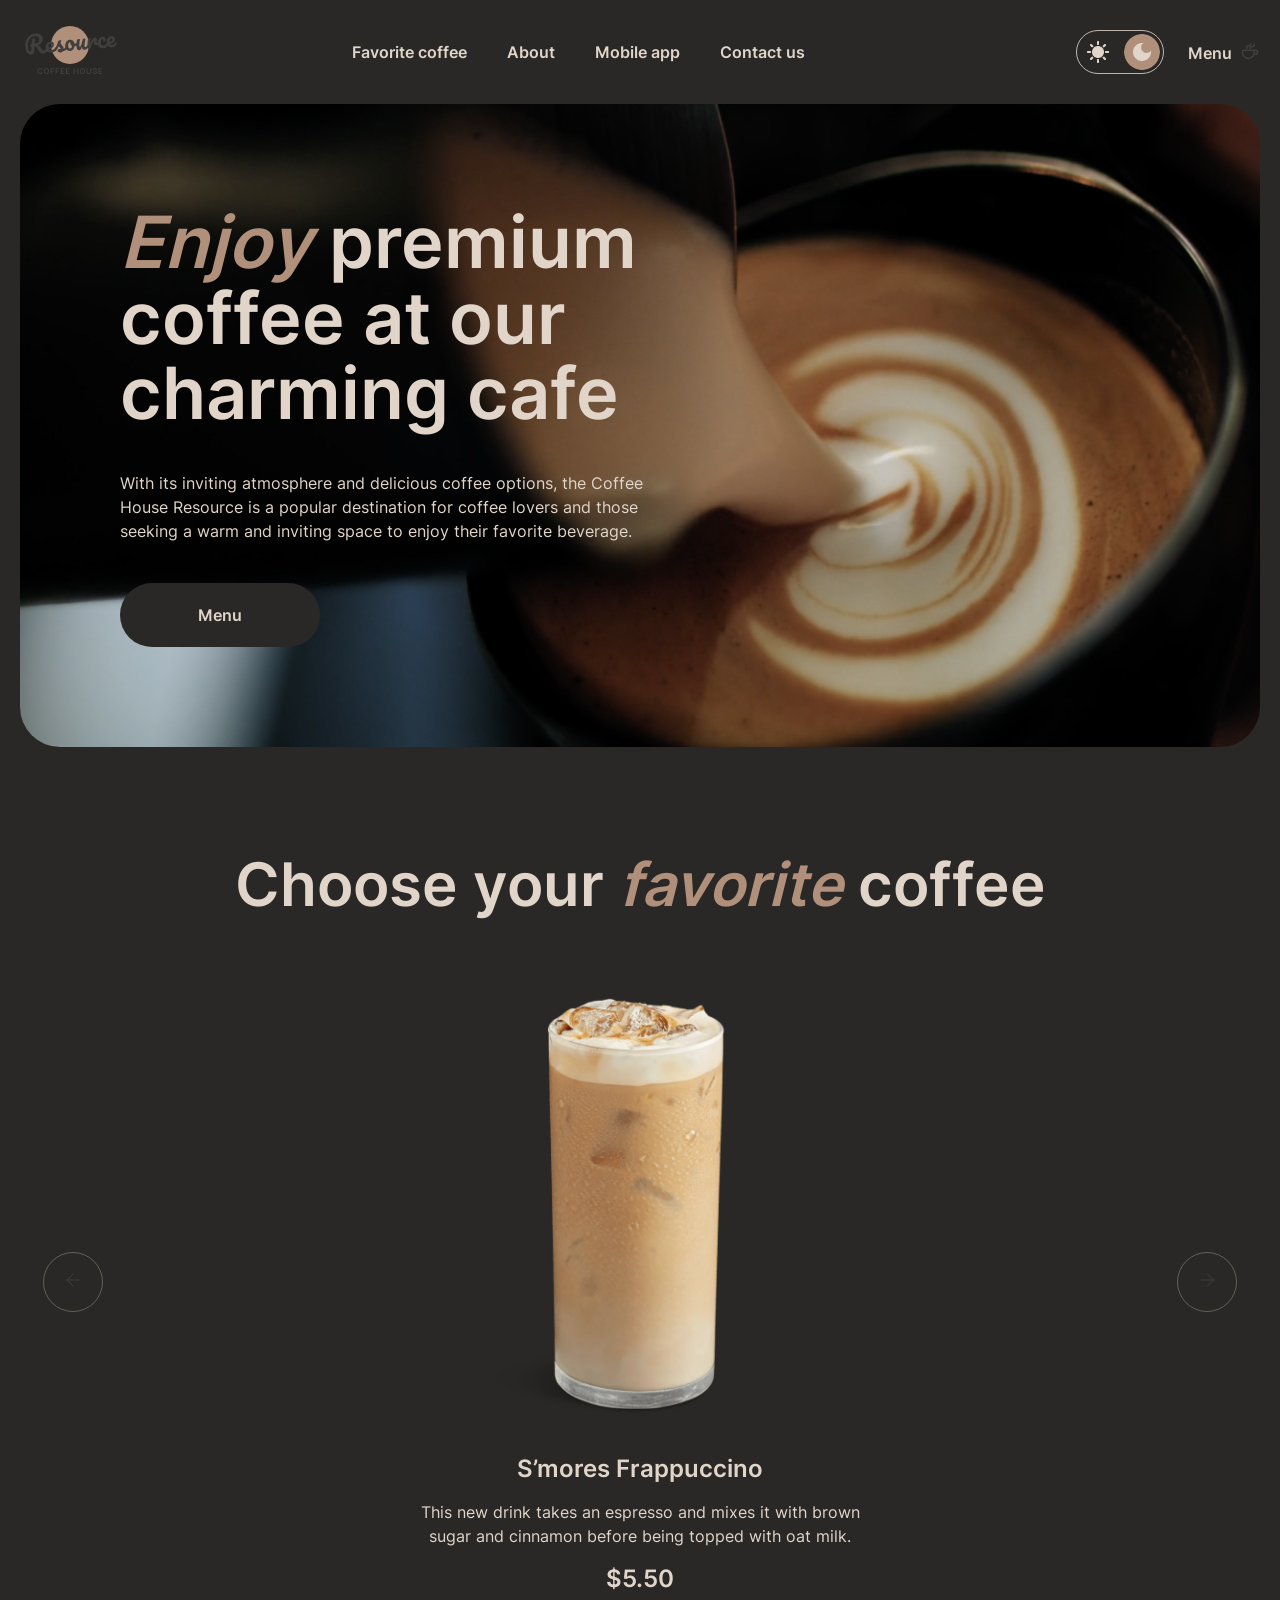
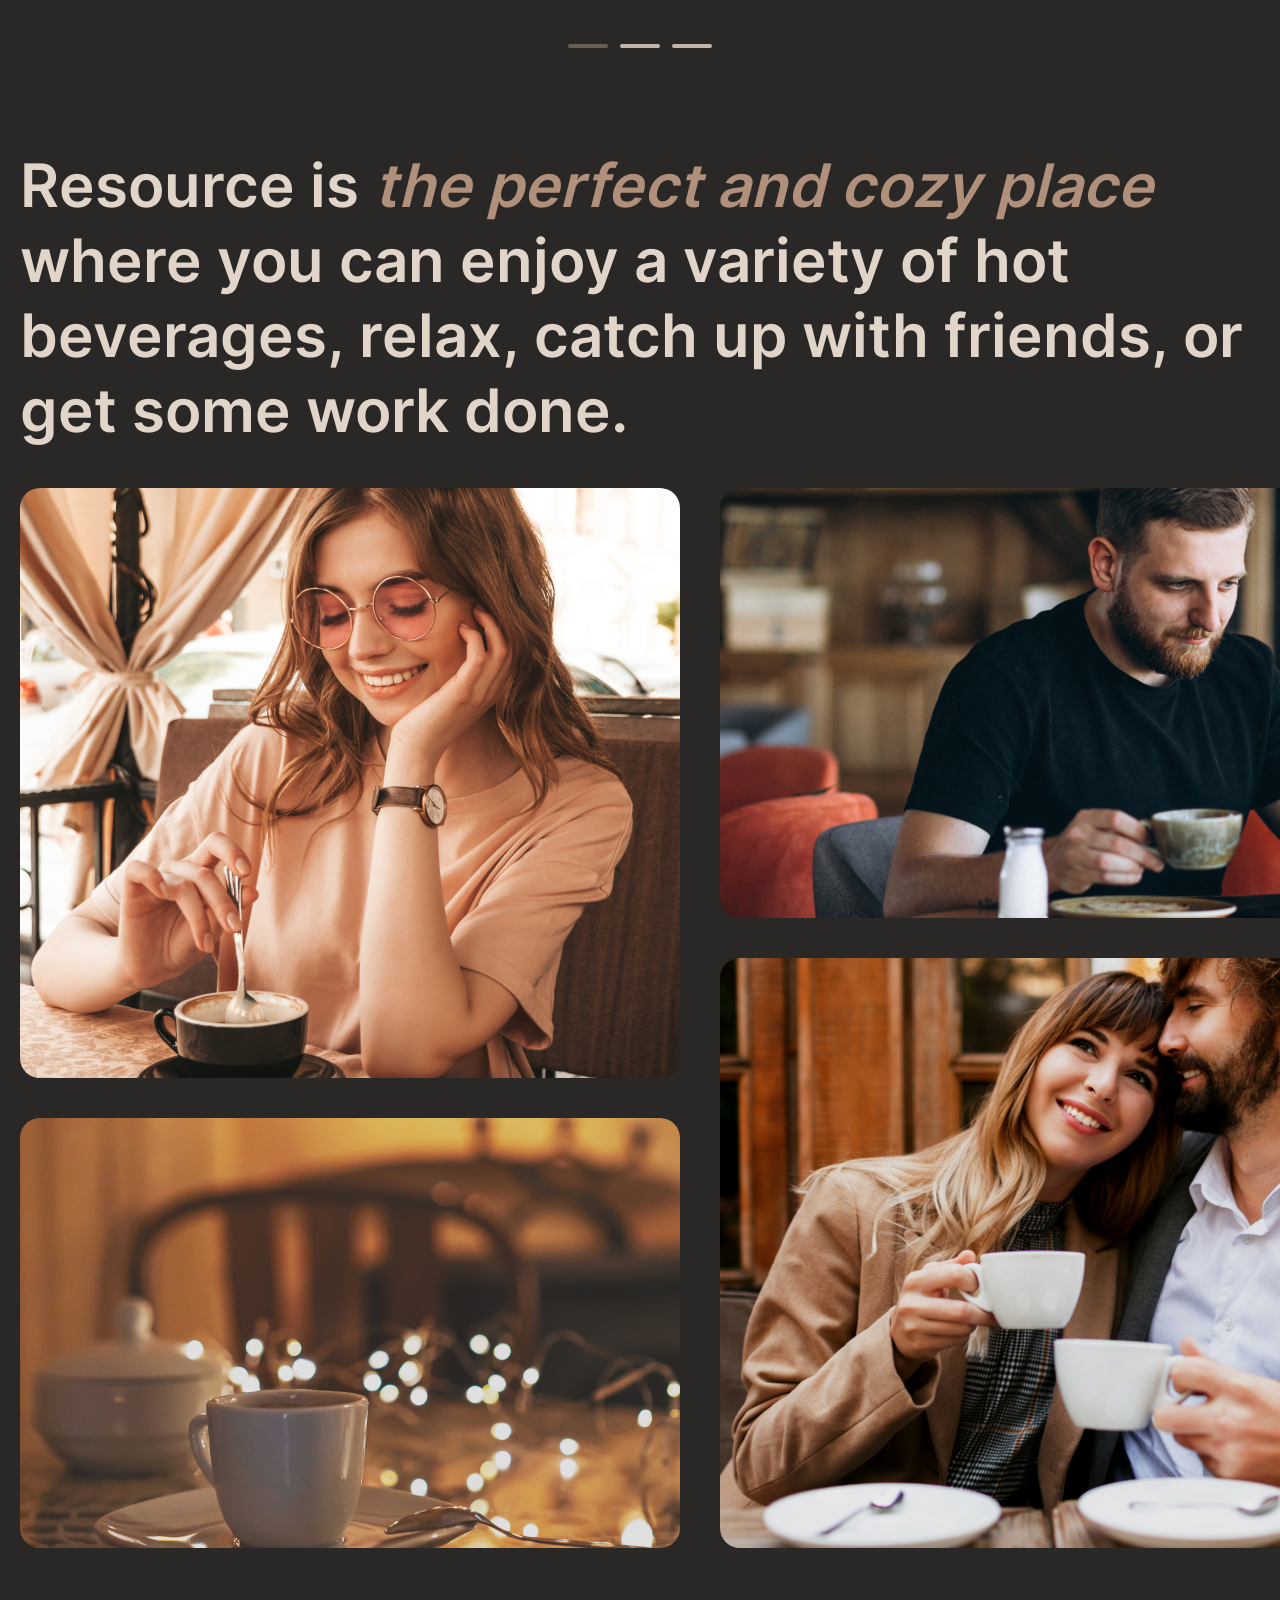
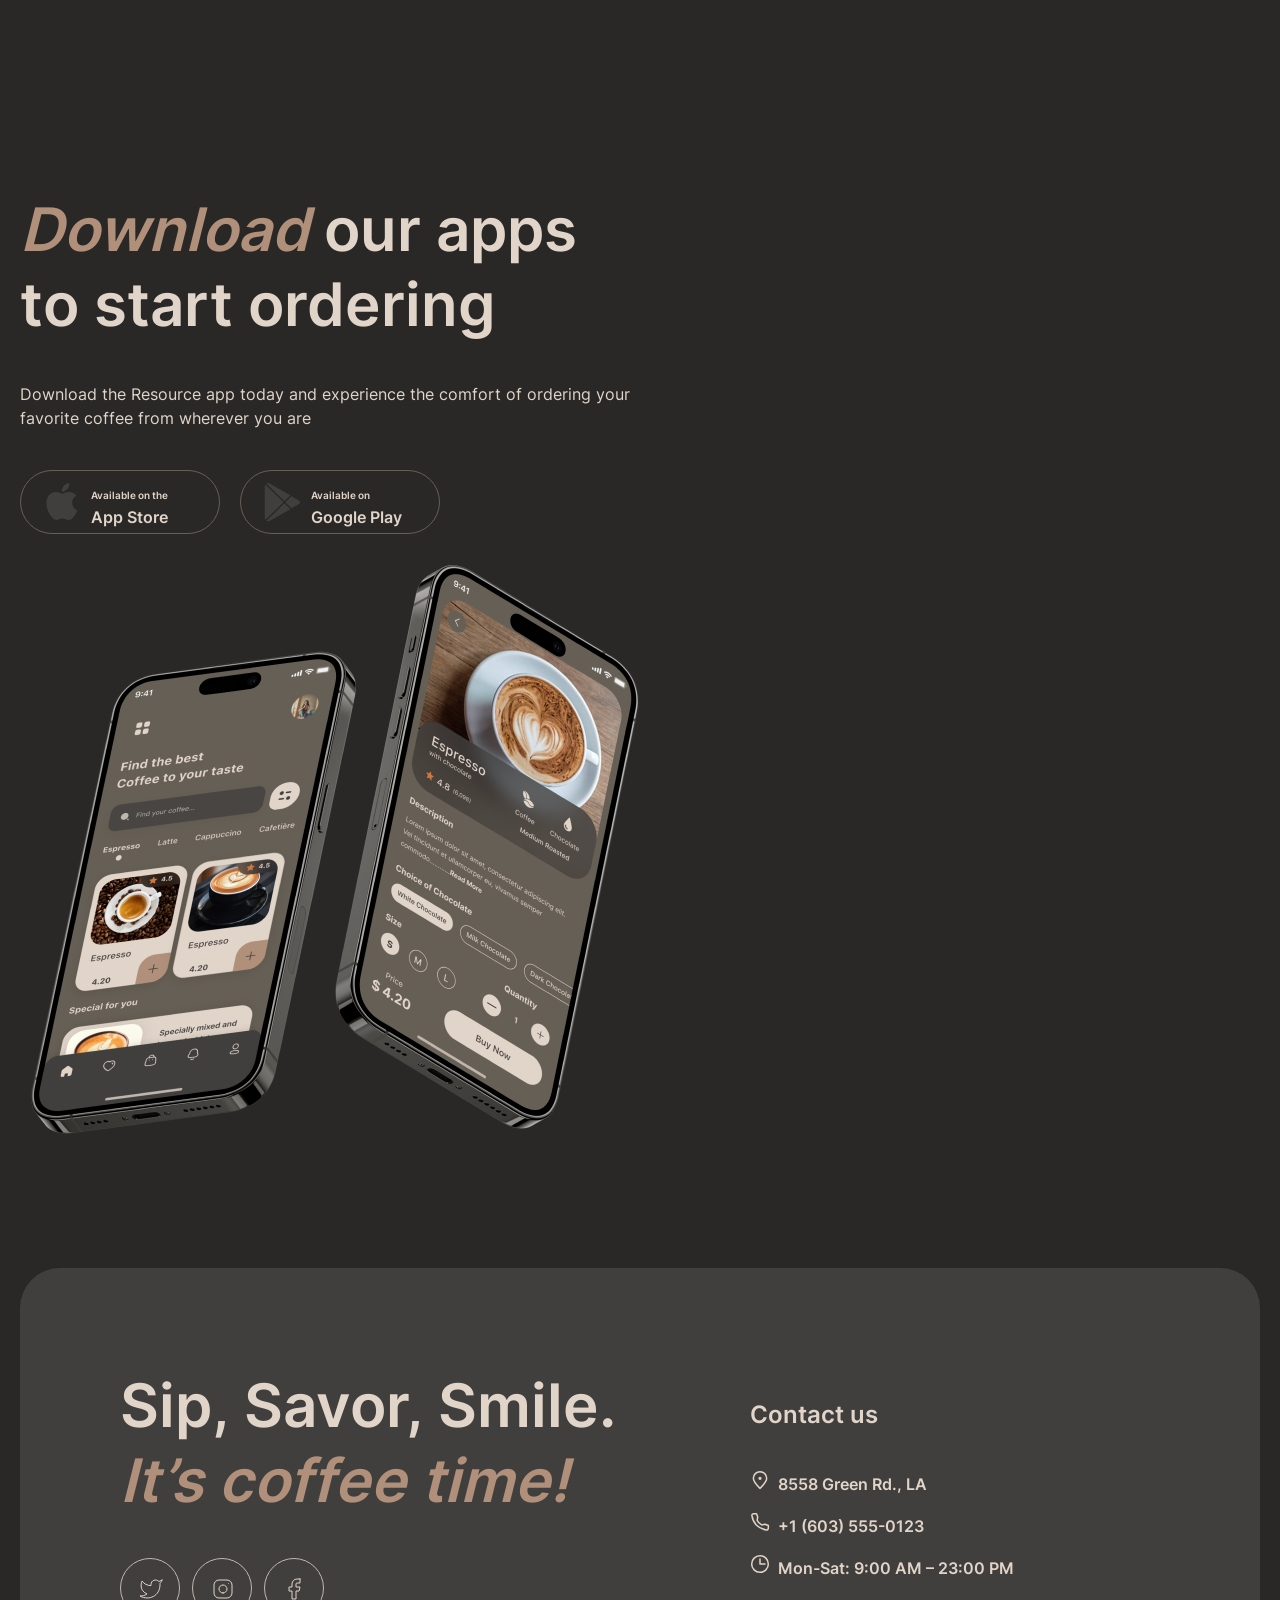
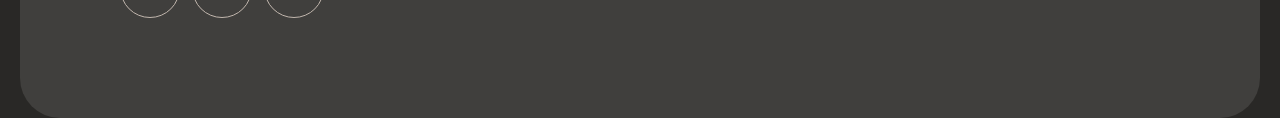
<file: index.html>
<!DOCTYPE html>
<html lang="en">
<head>
    <meta charset="UTF-8">
    <meta name="viewport" content="width=device-width, initial-scale=1.0">
    <title>Coffee House</title>
    <link type="image/x-icon" href="./img/2203282.png" rel="shortcut icon">
    <link rel="stylesheet" href="./style.css">
</head>
<body class="dark-theme">
    <script>
  (function() {
    const savedTheme = localStorage.getItem('theme');

    if (savedTheme === 'dark') {
      document.body.classList.add('dark-theme');
    } else if (savedTheme === 'light') {
      document.body.classList.remove('dark-theme');
    } else {
      const prefersDark = window.matchMedia('(prefers-color-scheme: dark)').matches;
      if (prefersDark) {
        document.body.classList.add('dark-theme');
      }
    }
  })();
</script>
    <div class="wrapper">
        <header class="header">
            <div class="container">
                <div class="header__content">
                    <div><img src="./img/logo.svg" alt="logo" class="logo"></div>
                    <nav class="header__nav" id="header-nav">
                    <ul class="header__nav-list">
                        <li class="header__item"><a href="#favorite-coffee" class="header__link">Favorite coffee</a></li>
                        <li class="header__item"><a href="#about" class="header__link">About</a></li>
                        <li class="header__item"><a href="#mobile-app" class="header__link">Mobile app</a></li>
                        <li class="header__item"><a href="#footer" class="header__link">Contact us</a></li>
                    </ul>
                    </nav>
                    <div class="theme_container">
                        <div class="theme" id="theme-button">
                            <div id="theme_first"><img src="./img/Sun.png" alt="img"></div>
                            <div id="theme_second"></div>
                        </div>
                        <div class="menu" id="header-menu"><a href="./menu-page/index.html" class="menu-link">Menu</a><img src="./img/coffee-cup.svg" alt="cup"></div>
                        <div class="burger" id="burger">
                        <div class="burger__line line1"></div>
                        <div class="burger__line line2"></div>
                    </div>
                    </div>
                    
                </div>
            </div>
        </header>
        <section class="hero">
            <div class="container">
                <div class="hero__img">
                    <div class="hero__content">
                        <h1 class="h1"><span>Enjoy</span> premium coffee at our charming cafe</h1>
                        <p class="hero__text">With its inviting atmosphere and delicious coffee options, the Coffee House Resource is a popular destination for coffee lovers and those seeking a warm and inviting space to enjoy their favorite beverage.</p>
                        <div class="button"><a href="./menu-page/index.html">Menu</a></div>
                    </div>
                </div>
            </div>
        </section>
        <section class="favorite-coffee" id="favorite-coffee">
            <div class="coffeecontainer">
                <h2 class="h2">Choose your <span>favorite</span> coffee</h2>
                <div class="slider">
                    <button class="slider__button slider__button--prev">
                        <img src="./img/arrow-left.svg" alt="arrow">
                    </button>
                    <div class="slider__window">
                        <div class="slider__track">
                            <div class="slider__content">
                                <img src="./img/coffee-slider-1.png" alt="coffee">
                                <h3 class="slider__tittle">S’mores Frappuccino</h3>
                                <p class="slider__text">This new drink takes an espresso and mixes it with brown sugar and cinnamon before being topped with oat milk.</p>
                                <p class="slider__price">$5.50</p>
                            </div>
                            <div class="slider__content">
                                <img src="./img/coffee-slider-2.png" alt="coffee">
                                <h3 class="slider__tittle">Caramel Macchiato</h3>
                                <p class="slider__text">Fragrant and unique classic espresso with rich caramel-peanut syrup, with cream under whipped thick foam.</p>
                                <p class="slider__price">$5.00</p>
                            </div>
                            <div class="slider__content">
                                <img src="./img/coffee-slider-3.png" alt="coffee">
                                <h3 class="slider__tittle">Ice coffee</h3>
                                <p class="slider__text">A popular summer drink that tones and invigorates. Prepared from coffee, milk and ice.</p>
                                <p class="slider__price">$4.50</p>
                            </div>
                        </div>
                    </div>
                    <button class="slider__button slider__button--next"><img src="./img/arrow-right.svg" alt="arrow"></button>
                </div>
                <div class="controls">
                    <div class="control__line active"></div>
                    <div class="control__line"></div>
                    <div class="control__line"></div>
                </div>
            </div>
        </section>
        <section class="about" id="about">
            <div class="container">
                <h2>Resource is <span> the perfect and cozy place </span>where you can enjoy a variety of hot beverages, relax, catch up with friends, or get some work done.</h2>
                <div class="about__content">
                    <div>
                        <div class="about__image">
                            <img class="img-none-desctop" src="./img/about-1.png" alt="foto">
                           <img class="img-none" src="./img/about-11.png" alt="foto">
                        </div>
                        <div class="about__image" id="image1">
                            <img src="./img/about-2.png" alt="foto">
                        </div>
                    </div>
                    <div class="about__right">
                        <div class="about__image" id="image2">
                            <img src="./img/about-3.png" alt="foto">
                        </div>
                        <div class="about__image">
                            <img class="img-none-desctop" src="./img/about-4.png" alt="foto">
                            <img class="img-none" src="./img/about-44.png" alt="foto">
                        </div>
                    </div>
                </div>
            </div>
        </section>
        <section class="mobile-app" id="mobile-app">
            <div class="container">
                <div class="mobile-app__content">
                    <div class="mobile-app__text">
                        <h2 class="h2"><span>Download</span> our apps to start ordering</h2>
                        <p class="mobile-app__p">Download the Resource app today and experience the comfort of ordering your favorite coffee from wherever you are</p>
                        <div class="mobile-app__container">
                            <div class="mobile-app__button"><img src="./img/icon-apple.svg" alt="img"><p><span>Available on the </span><br>App Store</p></div>
                            <div class="mobile-app__button"><img src="./img/icon-app.svg" alt="img"><p><span>Available on </span><br>Google Play</p></div>
                        </div>
                    </div>
                    <div class="mobile">
                        <img class="mobile__img" src="./img/mobile-screens(1).png" alt="mobile">
                    </div>
                </div>
            </div>
        </section>
        <footer class="footer" id="footer">
            <div class="container">
                <div class="footer__container">
                    <div class="footer__content">
                        <h2>Sip, Savor, Smile. <span>It’s coffee time!</span></h2>
                        <div class="social">
                            <div class="social__button">
                                <img src="./img/twitter.svg" alt="img">
                            </div>
                            <div class="social__button">
                                <img src="./img/instagram.svg" alt="img">
                            </div>
                            <div class="social__button">
                                <img src="./img/facebook.svg" alt="img">
                            </div>
                        </div>
                    </div>
                    <div class="contant-us">
                        <h3>Contact us</h3>
                        <p><img src="./img/pin-alt.svg" alt="img">8558 Green Rd.,  LA</p>
                        <p><img src="./img/phone.svg" alt="img">+1 (603) 555-0123</p>
                        <p><img src="./img/clock.svg" alt="img">Mon-Sat: 9:00 AM – 23:00 PM</p>
                    </div>
                </div>
            </div>
        </footer>
    </div>
    <script src="./index.js"></script>
</body>
</html>
</file>
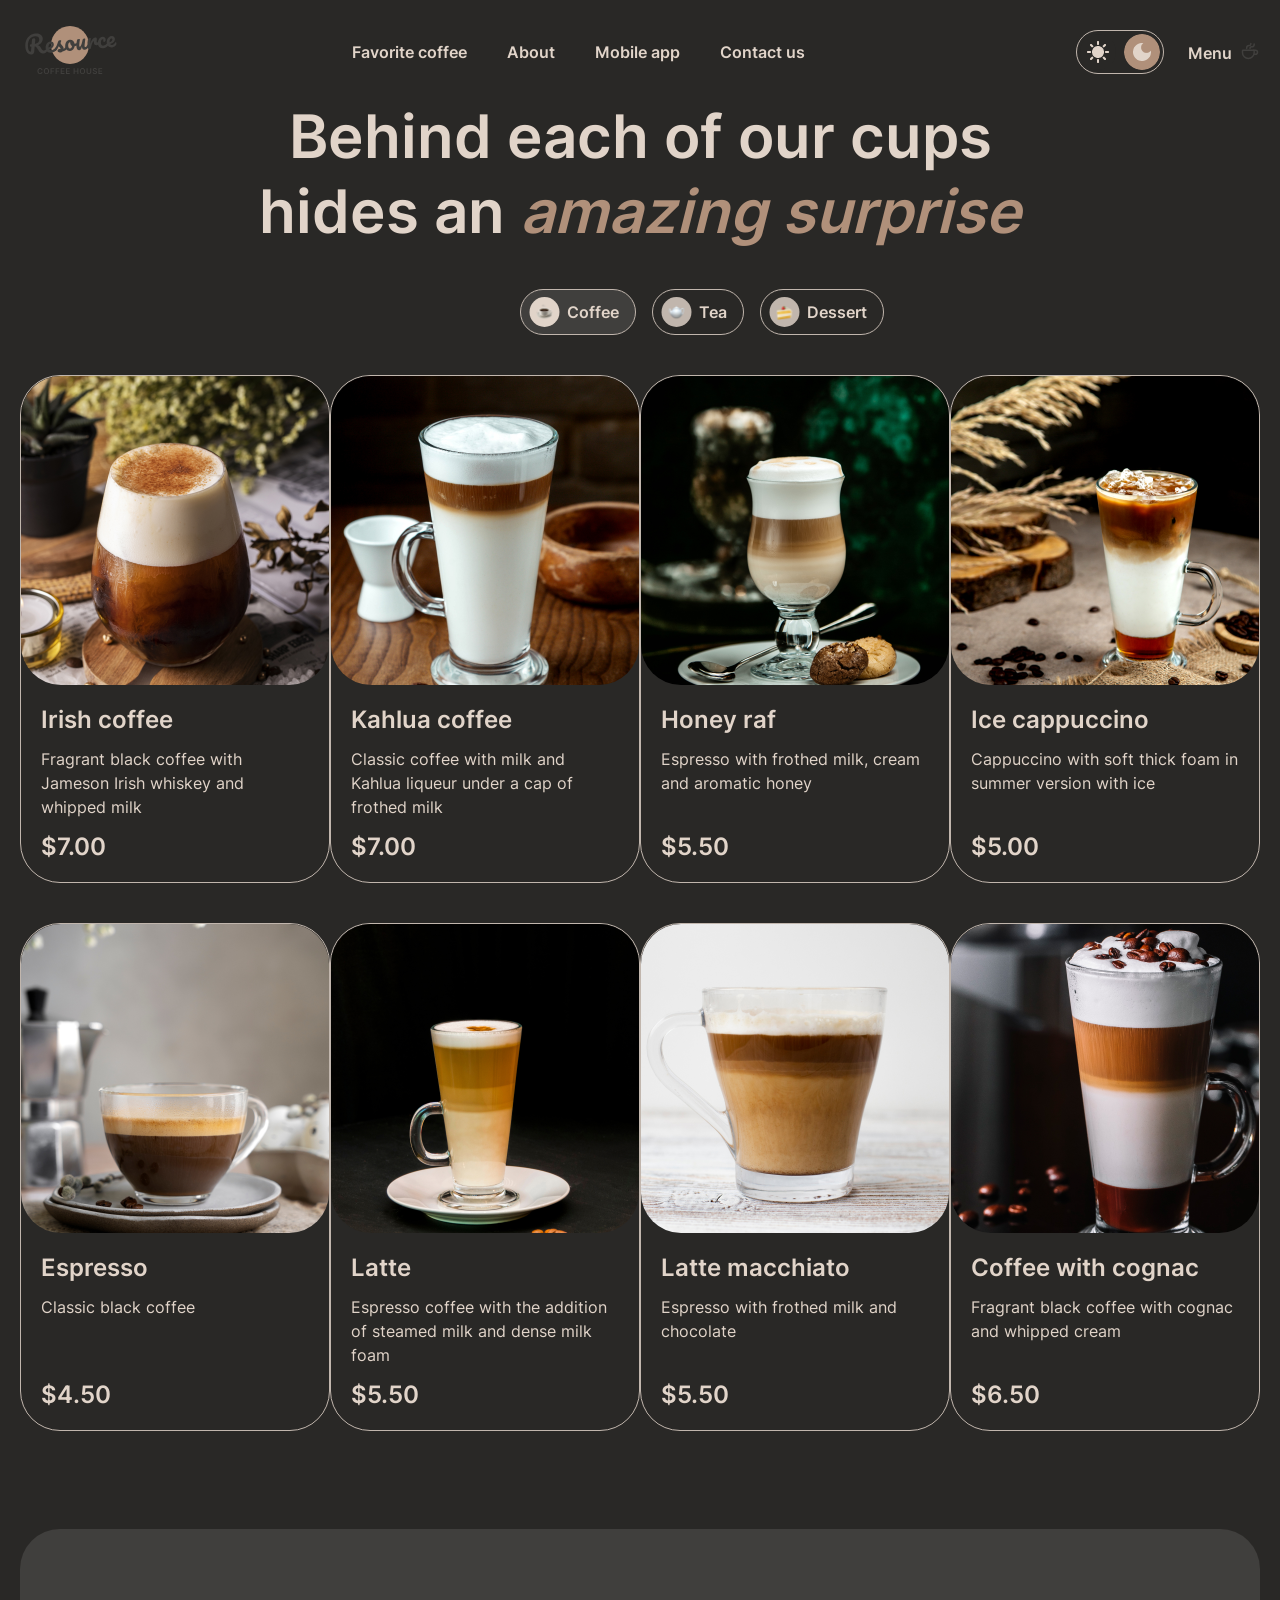
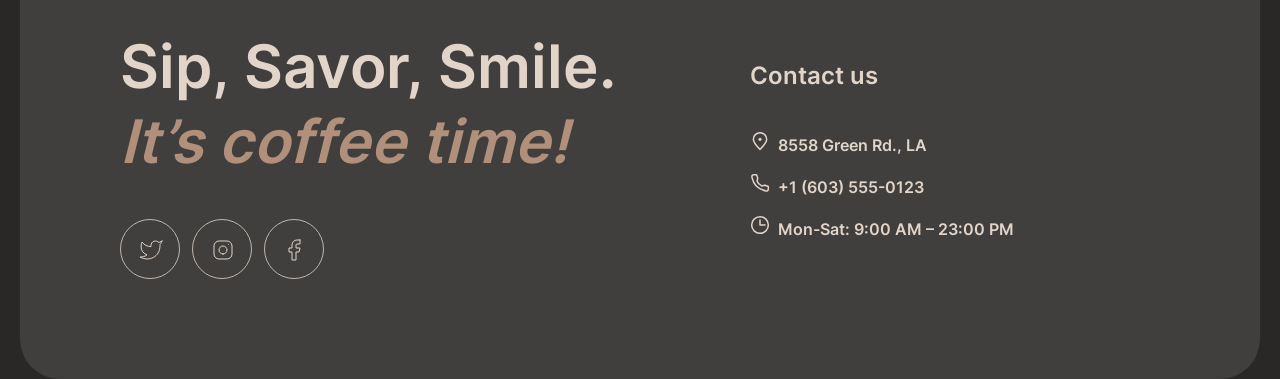
<file: menu-page/index.html>
<!DOCTYPE html>
<html lang="en">
<head>
    <meta charset="UTF-8">
    <meta name="viewport" content="width=device-width, initial-scale=1.0">
    <title>Menu</title>
    <link type="image/x-icon" href="../img/2203282.png" rel="shortcut icon">
    <link rel="stylesheet" href="../style.css">
</head>
<body class="dark-theme">
    <script>
  (function() {
    const savedTheme = localStorage.getItem('theme');

    if (savedTheme === 'dark') {
      document.body.classList.add('dark-theme');
    } else if (savedTheme === 'light') {
      document.body.classList.remove('dark-theme');
    } else {
      const prefersDark = window.matchMedia('(prefers-color-scheme: dark)').matches;
      if (prefersDark) {
        document.body.classList.add('dark-theme');
      }
    }
  })();
</script>
    <div class="wrapper">
        <header class="header">
            <div class="container">
                <div class="header__content">
                    <a href="../index.html" class="header__logo-link">
                        <img src="../img/logo.svg" alt="logo" class="logo">
                    </a>
                    <nav class="header__nav">
                        <ul class="header__nav-list">
                            <li class="header__item"><a href="../index.html#favorite-coffee" class="header__link">Favorite coffee</a></li>
                            <li class="header__item"><a href="../index.html#about" class="header__link">About</a></li>
                            <li class="header__item"><a href="../index.html#mobile-app" class="header__link">Mobile app</a></li>
                            <li class="header__item"><a href="#footer" class="header__link">Contact us</a></li>
                        </ul>
                    </nav>
                    <div class="theme_container">
                        <div class="theme" id="theme-button">
                            <div id="theme_first"><img src="../img/Sun.png" alt="img"></div>
                            <div id="theme_second"></div>
                        </div>
                        <div class="menu"><a href="#" class="menu-link">Menu</a><img src="../img/coffee-cup.svg" alt="cup"></div>
                    </div>
                    <div class="burger" id="burger-two">
                        <div class="burger__line"></div>
                        <div class="burger__line"></div>
                    </div>
                </div>
            </div>
        </header>
        <section class="menu-section">
            <div class="container">
                <h1 class="menu-section__h1">Behind each of our cups<br> hides an <span>amazing surprise</span></h1>
                <div class="menu-section__buttons">
                    <div id="first"><img src="../img/iconnnnn.svg" alt="img"><span id="active">Coffee</span></div>
                    <div id="button-tea"><img src="../img/iconn.svg" alt="img"><span id="active-tea">Tea</span></div>
                    <div id="button-dessert"><img src="../img/iconnn.svg" alt="img"><span id="active-dessert">Dessert</span></div>
                </div>
                <div class="menu-section__coffee">
                    <div class="menu-section__card">
                        <div class="card__img">
                            <img src="../img/coffeeimg1.png" alt="img">
                        </div>
                        <div>
                            <h3 class="card__h3">Irish coffee</h3>
                            <p class="text">Fragrant black coffee with Jameson Irish whiskey and whipped milk</p>
                            <p class="price">$7.00</p>
                        </div>
                    </div>
                    <div class="menu-section__card">
                        <div class="card__img">
                            <img src="../img/coffee-2.png" alt="img">
                        </div>
                        <div>
                            <h3 class="card__h3">Kahlua coffee</h3>
                            <p class="text">Classic coffee with milk and Kahlua liqueur under a cap of frothed milk</p>
                            <p class="price">$7.00</p>
                        </div>
                    </div>
                    <div class="menu-section__card">
                        <div class="card__img">
                            <img src="../img/coffee-3.png" alt="img">
                        </div>
                        <div>
                            <h3 class="card__h3">Honey raf</h3>
                            <p class="text">Espresso with frothed milk, cream and aromatic honey</p>
                            <p class="price">$5.50</p>
                        </div>
                    </div>
                    <div class="menu-section__card">
                        <div class="card__img">
                            <img src="../img/coffee-4.png" alt="img">
                        </div>
                        <div>
                            <h3 class="card__h3">Ice cappuccino</h3>
                            <p class="text">Cappuccino with soft thick foam in summer version with ice</p>
                            <p class="price">$5.00</p>
                        </div>
                    </div>
                    <div class="card menu-section__card">
                        <div class="card__img">
                            <img src="../img/coffee-5.png" alt="img">
                        </div>
                        <div>
                            <h3 class="card__h3">Espresso</h3>
                            <p class="text">Classic black coffee</p>
                            <p class="price">$4.50</p>
                        </div>
                    </div>
                    <div class="card menu-section__card">
                        <div class="card__img">
                            <img src="../img/coffee-6.png" alt="img">
                        </div>
                        <div>
                            <h3 class="card__h3">Latte</h3>
                            <p class="text">Espresso coffee with the addition of steamed milk and dense milk foam</p>
                            <p class="price">$5.50</p>
                        </div>
                    </div>
                    <div class="card menu-section__card">
                        <div class="card__img">
                            <img src="../img/coffee-7.png" alt="img">
                        </div>
                        <div>
                            <h3 class="card__h3">Latte macchiato</h3>
                            <p class="text">Espresso with frothed milk and chocolate</p>
                            <p class="price">$5.50</p>
                        </div>
                    </div>
                    <div class="card menu-section__card">
                        <div class="card__img">
                            <img src="../img/coffee-8.png" alt="img">
                        </div>
                        <div>
                            <h3 class="card__h3">Coffee with cognac</h3>
                            <p class="text">Fragrant black coffee with cognac and whipped cream</p>
                            <p class="price">$6.50</p>
                        </div>
                    </div>
                </div>
                <div class="menu-section__tea">
                    <div class="menu-section__card">
                        <div class="card__img">
                            <img src="../img/tea-1 (1).png" alt="img">
                        </div>
                        <div>
                            <h3 class="card__h3">Moroccan</h3>
                            <p class="text">Fragrant black tea with the addition of tangerine, cinnamon, honey, lemon and mint</p>
                            <p class="price">$4.50</p>
                        </div>
                    </div>
                    <div class="menu-section__card">
                        <div class="card__img">
                            <img src="../img/tea-2.png" alt="img">
                        </div>
                        <div>
                            <h3 class="card__h3">Ginger</h3>
                            <p class="text">Original black tea with fresh ginger, lemon and honey</p>
                            <p class="price">$5.00</p>
                        </div>
                    </div>
                    <div class="menu-section__card">
                        <div class="card__img">
                            <img src="../img/tea-3.png" alt="img">
                        </div>
                        <div>
                            <h3 class="card__h3">Cranberry</h3>
                            <p class="text">Invigorating black tea with cranberry and honey</p>
                            <p class="price">$5.00</p>
                        </div>
                    </div>
                    <div class="menu-section__card">
                        <div class="card__img">
                            <img src="../img/tea-4.png" alt="img">
                        </div>
                        <div>
                            <h3 class="card__h3">Sea buckthorn</h3>
                            <p class="text">Toning sweet black tea with sea buckthorn, fresh thyme and cinnamon</p>
                            <p class="price">$5.50</p>
                        </div>
                    </div>
                </div>
                <div class="menu-section__dessert">
                    <div class="menu-section__card">
                        <div class="card__img">
                            <img src="../img/dessert-1.png" alt="img">
                        </div>
                        <div>
                            <h3 class="card__h3">Marble cheesecake</h3>
                            <p class="text">Philadelphia cheese with lemon zest on a light sponge cake and red currant jam</p>
                            <p class="price">$3.50</p>
                        </div>
                    </div>
                    <div class="menu-section__card">
                        <div class="card__img">
                            <img src="../img/dessert-2.png" alt="img">
                        </div>
                        <div>
                            <h3 class="card__h3">Red velvet</h3>
                            <p class="text">Layer cake with cream cheese frosting</p>
                            <p class="price">$4.00</p>
                        </div>
                    </div>
                    <div class="menu-section__card">
                        <div class="card__img">
                            <img src="../img/dessert-3.png" alt="img">
                        </div>
                        <div>
                            <h3 class="card__h3">Cheesecakes</h3>
                            <p class="text">Soft cottage cheese pancakes with sour cream and fresh berries and sprinkled with powdered sugar</p>
                            <p class="price">$4.50</p>
                        </div>
                    </div>
                    <div class="menu-section__card">
                        <div class="card__img">
                            <img src="../img/dessert-4.png" alt="img">
                        </div>
                        <div>
                            <h3 class="card__h3">Creme brulee</h3>
                            <p class="text">Delicate creamy dessert in a caramel basket with wild berries</p>
                            <p class="price">$4.00</p>
                        </div>
                    </div>
                    <div class="card menu-section__card">
                        <div class="card__img">
                            <img src="../img/dessert-5.png" alt="img">
                        </div>
                        <div>
                            <h3 class="card__h3">Pancakes</h3>
                            <p class="text">Tender pancakes with strawberry jam and fresh strawberries</p>
                            <p class="price">$4.50</p>
                        </div>
                    </div>
                    <div class="card menu-section__card">
                        <div class="card__img">
                            <img src="../img/coffee-6.png" alt="img">
                        </div>
                        <div>
                            <h3 class="card__h3">Honey cake</h3>
                            <p class="text">Classic honey cake with delicate custard</p>
                            <p class="price">$4.50</p>
                        </div>
                    </div>
                    <div class="card menu-section__card">
                        <div class="card__img">
                            <img src="../img/coffee-7.png" alt="img">
                        </div>
                        <div>
                            <h3 class="card__h3">Chocolate cake</h3>
                            <p class="text">Cake with hot chocolate filling and nuts with dried apricots</p>
                            <p class="price">$5.50</p>
                        </div>
                    </div>
                    <div class="card menu-section__card">
                        <div class="card__img">
                            <img src="../img/dessert-8.png" alt="img">
                        </div>
                        <div>
                            <h3 class="card__h3">Black forest</h3>
                            <p class="text">A combination of thin sponge cake with cherry jam and light chocolate mousse</p>
                            <p class="price">$6.50</p>
                        </div>
                    </div>
                </div>
                <div class="arrow">
                    <div class="arrow-div" id="arrow">
                        <img src="../img/refresh.svg" alt="img">
                    </div>
                </div>
            </div>
        </section>
        <footer class="footer" id="footer">
            <div class="container">
                <div class="footer__container">
                    <div class="footer__content">
                        <h2>Sip, Savor, Smile. <span>It’s coffee time!</span></h2>
                        <div class="social">
                            <div class="social__button">
                                <img src="../img/twitter.svg" alt="img">
                            </div>
                            <div class="social__button">
                                <img src="../img/instagram.svg" alt="img">
                            </div>
                            <div class="social__button">
                                <img src="../img/facebook.svg" alt="img">
                            </div>
                        </div>
                    </div>
                    <div class="contant-us">
                        <h3>Contact us</h3>
                        <p><img src="../img/pin-alt.svg" alt="img">8558 Green Rd.,  LA</p>
                        <p><img src="../img/phone.svg" alt="img">+1 (603) 555-0123</p>
                        <p><img src="../img/clock.svg" alt="img">Mon-Sat: 9:00 AM – 23:00 PM</p>
                    </div>
                </div>
            </div>
        </footer>
    </div>
    <script src="../index.js"></script>
    <script src="./index.js"></script>
</body>
</html>
</file>
<file: style.css>
/* inter-regular - latin */
@font-face {
    font-display: swap; /* Check https://developer.mozilla.org/en-US/docs/Web/CSS/@font-face/font-display for other options. */
    font-family: 'Inter';
    font-style: normal;
    font-weight: 400;
    src: url('./fonts/inter-v13-latin-regular.woff2') format('woff2'); /* Chrome 36+, Opera 23+, Firefox 39+, Safari 12+, iOS 10+ */
  }
  /* inter-600 - latin */
  @font-face {
    font-display: swap; /* Check https://developer.mozilla.org/en-US/docs/Web/CSS/@font-face/font-display for other options. */
    font-family: 'Inter';
    font-style: normal;
    font-weight: 600;
    src: url('./fonts/inter-v13-latin-600.woff2') format('woff2'); /* Chrome 36+, Opera 23+, Firefox 39+, Safari 12+, iOS 10+ */
  }
  /* inter-tight-600italic - latin */
@font-face {
  font-display: swap; /* Check https://developer.mozilla.org/en-US/docs/Web/CSS/@font-face/font-display for other options. */
  font-family: 'Inter Tight';
  font-style: italic;
  font-weight: 600;
  src: url('./fonts/inter-tight-v7-latin-600italic.woff2') format('woff2'); /* Chrome 36+, Opera 23+, Firefox 39+, Safari 12+, iOS 10+ */
}

:root {
  --bg-color:#E1D4C9;
  --text-color:#403F3D;
  --bg-footer:#665F55;
  --bg-sun: #B0907A;
  --bgimg-moon: url(./img/Dark\ \(1\).png);
  --bgimg-moonhover: url(./img/Dark.png);
}
.dark-theme {
  --bg-color:#292826;
  --text-color:#E1D4C9;
  --bg-footer:#403F3D;
  --bg-sun:#292826;
  --bgimg-moon: url(./img/Dark\ \(2\).png);
}

  html {
    box-sizing: border-box;
    scroll-behavior: smooth;
  }
  *, *::before, *::after {
    box-sizing: inherit;
  }
  body {
    background-color: var(--bg-color);
    margin: 0;
  }
  body.no-scroll {
    overflow: hidden;
}
  .header {
    margin: 20px 0px;
  }
  .container {
    max-width: 1360px;
    margin: 0 auto;
     padding: 0 20px;
  }
  .header__content {
    display: flex;
    justify-content: space-between;
    align-items: center;
  }
  .burger {
  display: none;
  width: 44px;
  height: 44px;
  border-radius: 100px;
  border: 1px solid #665F55;
  background: transparent;
  cursor: pointer;
  padding: 0;
  flex-direction: column;
  justify-content: center;
  align-items: center;
  z-index: 100;
  transition: border-color 0.3s ease;
}
.burger__line {
  width: 16px;
  height: 1.5px;
  background-color:  #403F3D;
  margin: 3px 0;
  transition: transform 0.3s ease, opacity 0.3s ease;
  transform-origin: center;
}
.burger.active .burger__line:nth-child(1) {
    transform: translateY(4px) rotate(45deg);
}
.burger.active .burger__line:nth-child(2) {
    transform: translateY(-4px) rotate(-45deg);
}
.header__nav.is-open {
    display: flex;
    
  }
   .header__nav-list {
    display: flex;
    margin: 0;
    padding: 0;
  }
  .header__item {
    list-style-type: none;
  }
  .header__item:last-child {
    margin-right: 0px;
  }
  .header__link {
    text-decoration: none;
    margin-right: 40px;
    color: var(--text-color);
    font-family: 'Inter';
    font-size: 16px;
    font-style: normal;
    font-weight: 600;
    line-height: 150%; /* 24px */
  }
  .menu-link {
    text-decoration: none;
    color: var(--text-color);
    font-family: 'Inter';
    font-size: 16px;
    font-style: normal;
    font-weight: 600;
    line-height: 150%; /* 24px */
    margin-right: 8px;
  }
  .menu {
    padding-top: 14px;
    display: flex;
    justify-content: center;
    align-items: center;
    padding-bottom: 16px;
  }
  .menu a {
  margin-top: 3px;
  }
  .theme {
    height: 44px;
    width: 88px;
    margin-right: 24px;
    display: flex;
    justify-content: space-between;
    align-items: center;
    border-radius: 100px;
    border: 1px solid #C1B6AD;
    padding: 3px;
  }
  #theme_second {
      background-image: var(--bgimg-moon);
      
  }
  #theme_second:hover {
      background-image: var(--bgimg-moonhover);
      
  }
  .theme div {
    display: flex;
  justify-content: center; /* Центрирование по горизонтали */
  align-items: center;     
    height: 36px;
    width: 36px;
    border-radius: 100px;
  }
  .theme_container {
    width: 184px;
    height: 44px;
    display: flex;
    justify-content: center;
    align-items: center;
  }
  #theme_first {
    background-color: var(--bg-sun);
  }

  .hero__content {
    max-width: 530px;
  }
  .h1 {
    color: #E1D4C9;
    font-family: 'Inter';
    font-size: 72px;
    font-style: normal;
    font-weight: 600;
    line-height: 105%; 
  }
  .h1 span {
    color: #B0907A;
    font-family: 'Inter';
    font-size: 72px;
    font-style: italic;
    font-weight: 600;
    line-height: 105%; /* 75.6px */
  }
  .hero__img {
    background-image: url(./img/img-hero.jpg);
    border-radius: 40px;
    padding: 100px;
  }
  h1 {
    margin: 0;
  }
  .hero__text {
    margin: 40px 0px;
    color: #E1D4C9;
    font-family: 'Inter';
    font-size: 16px;
    font-style: normal;
    font-weight: 400;
    line-height: 150%; /* 24px */
  }
  .button {
    border-radius: 40px;
    width: 200px;
    padding: 20px 78px;
    background: var(--bg-color);
    border: none;
  }
  .button a {
    color: var(--text-color);
    font-family: 'Inter';
    font-size: 16px;
    font-style: normal;
    font-weight: 600;
    line-height: 150%; /* 24px */
    text-decoration: none;
  }


  /*section favorite-coffee*/
  .coffeecontainer {
    max-width: 1440px;
    margin: 0 auto;
    padding: 0 40px;
    box-sizing: border-box;
    text-align: center;
  }
  .favorite-coffee {
    padding-top: 100px;
  }
  .h2 {
    text-align: center;
    color: var(--text-color);
    font-family: 'Inter'; 
    font-size: 60px;
    font-style: normal;
    font-weight: 600;
    line-height: 125%; /* 75px */
    margin: 0;
  }
  .h2 span {
    font-style: italic;
    color: #B0907A;
  }
  .slider {
    display: flex;
    justify-content: space-between;
    padding-top: 40px;
  }
  .slider__button {
    border-radius: 100px;
    border: 1px solid #665F55;
    background-color: var(--bg-color);
    width: 60px;
    height: 60px;
    margin-top: 290px;
    margin-left: 3px;
    margin-right: 3px;
  }
  .slider__button:hover {
    background-color: #665F55;
}

  .slider__content {
    min-width: 100%; /* Каждый слайд занимает ровно 100% ширины окна */
    box-sizing: border-box;
    padding: 10px;
}

.slider__content img {
    max-width: 100%;
    height: auto;
}
  .slider__window {
    width: 100%;
    max-width: 480px; /* Ширина одного слайда на десктопе */
    overflow: hidden;
}
/* Лента слайдов, которая смещается по оси X */
.slider__track {
    display: flex;
    transition: transform 0.5s ease-in-out; /* Плавная анимация */
    width: 100%;
}
  .slider__tittle {
    color: var(--text-color);
    font-family: 'Inter';
    font-size: 24px;
    font-style: normal;
    font-weight: 600;
    line-height: 125%; /* 30px */
    margin: 18px 0px 16px;
    text-align: center;
  }
  .slider__text {
    color: var(--text-color);
    text-align: center;
    font-family: 'Inter';
    font-size: 16px;
    font-style: normal;
    font-weight: 400;
    line-height: 150%; /* 24px */
  }
  .slider__price {
    color: var(--text-color);
    text-align: center;
    font-family: 'Inter' ;
    font-size: 24px;
    font-style: normal;
    font-weight: 600;
    line-height: 125%; /* 30px */
    margin: 0;
  }
  .controls {
    display: flex;
    justify-content: center;
    padding: 40px 0px;
    margin-left: 12px;
  }
  .controls div {
    width: 40px;
    height: 4px;
    border-radius: 100px;
    background: #C1B6AD;
    margin-right: 12px;
  }
  .control__line.active  {
    background: #665F55;
  }
  /*section about*/
  .img-none {
    display: none;
  }
  .about h2 {
    color: var(--text-color);
    font-family: Inter;
    font-size: 60px;
    font-style: normal;
    font-weight: 600;
    line-height: 125%; /* 75px */
    align-self: stretch;
    margin-top: 60px;
    margin-bottom: 40px;
  }
  .about span {
    color: #B0907A;
    font-style: italic;
  }
  .about__content {
    display: flex;
    justify-content: space-between;
  }
  .about__content div {
    display: flex;
    flex-wrap: wrap;
  }
  .about__image {
    
    margin-bottom: 40px;
  }
  .about__image img {
    border-radius: 20px;
  }
  .about__right {
    margin-left: 40px;
  }
  .about {
    margin-bottom: 60px;
  }

   /*mobile-app section*/
    .mobile-app {
      margin-bottom: 100px;
    }
  .mobile-app__content {
    display: flex;
    flex-wrap: wrap;
    justify-content: space-between;
  }
  .mobile-app__text {
    max-width: 630px;
    margin-top: 144px;
  }
  .mobile-app__text h2 {
    text-align: left;
    margin: 0px;
  }
  .mobile-app__p {
    color: var(--text-color);
    font-family: 'Inter';
    font-size: 16px;
    font-style: normal;
    font-weight: 400;
    line-height: 150%; /* 24px */
    margin: 40px 0px;
  }
  .mobile-app__button {
    display: flex;
    width: 200px;
    height: 64px;
    padding: 10px 20px;
    border-radius: 100px;
    border: 1px solid #665F55;
    background-color: var(--bg-color);
    margin-right: 20px;
  }
  .mobile-app__container {
    display: flex;
  }
  .mobile-app__button span {
color: var(--text-color);
font-family: 'Inter';
font-size: 10px;
font-style: normal;
font-weight: 600;
line-height: 140%; /* 14px */
  }
  .mobile-app__button p{
    margin: 0px 0px 10px 8px;
    color:var(--text-color);
font-family: 'Inter';
font-size: 16px;
font-style: normal;
font-weight: 600;
line-height: 150%; /* 14px */
  }
  /*footer*/
  .footer__content {
    max-width: 530px;
    margin-right: 100px;
  }
  .footer__container {
    display: flex;
    flex-wrap: wrap;
    background-color: var(--bg-footer);
    border-radius: 40px;
    padding: 100px;
  } 
    .footer__content h2 {
    margin: 0px 0px 40px;
    color: #E1D4C9;
    font-family: 'Inter';
    font-size: 60px;
    font-style: normal;
    font-weight: 600;
    line-height: 125%; /* 75px */
  }
  .footer__content span {
    font-style: italic;
    color: #B0907A;
  }
  .social {
    display: flex;
  }
  .social__button {
    width: 60px;
    height: 60px;
    border-radius: 100px;
    border: 1px solid #C1B6AD;
    margin-right: 12px;
    padding: 18px;
  }
  .contant-us h3 {
    color: #E1D4C9;
    font-family: 'Inter';
    font-size: 24px;
    font-style: normal;
    font-weight: 600;
    line-height: 125%; /* 30px */
    margin-top: 32px;
    margin-bottom: 40px;
  }
  .contant-us p {
    color:  #E1D4C9;
font-family: 'Inter';
font-size: 16px;
font-style: normal;
font-weight: 600;
line-height: 150%; /* 24px */
}
.contant-us img {
  margin-right: 8px;
}
/*menu__page menu*/
.menu-section__h1 {
color: var(--text-color);
font-family: 'Inter';
font-size: 60px;
font-style: normal;
font-weight: 600;
line-height: 125%; /* 75px */
text-align: center;
margin-top: -5px;
}
.menu-section__h1 span {
color: #B0907A;
font-family: 'Inter';
font-size: 60px;
font-style: italic;
font-weight: 600;
line-height: 125%;
}
.menu-section__buttons {
  max-width: 361px;
  display: flex;
  justify-content: space-between;
  margin: 40px 0px 40px 500px;
}
#first {
  background-color: var(--bg-footer);
}
#active{
  color: #E1D4C9;
}
.menu-section__buttons span {
  color:  var(--text-color);
font-family: 'Inter';
font-size: 16px;
font-style: normal;
font-weight: 600;
line-height: 150%; /* 24px */
margin-left: 7px;
}
.menu-section__buttons div {
padding: 8px 16px 8px 8px;
display: flex;
justify-content: center;
align-items: center;
border-radius: 100px;
border: 1px solid #C1B6AD;
margin-right: 16px;
height: 46px;
}
.menu-section__coffee {
  display: flex;
  flex-wrap: wrap;
  justify-content: space-between;
  margin-bottom: 58px;
}
.menu-section__tea {
  display: none;
  flex-wrap: wrap;
  justify-content: space-between;
  margin-bottom: 58px;
}
.menu-section__dessert {
  display: none;
  flex-wrap: wrap;
  justify-content: space-between;
  margin-bottom: 58px;
}
.display-none {
  display: none;
}
.display-flex {
  display: flex;
}
.menu-section__card {
  width: 310px;
  border-radius: 40px;
  border: 1px solid  #C1B6AD;
  margin-bottom: 40px;
}
.card__img {
 max-width: 309px;
 max-height: 309px;
 border-radius: 40px;
 overflow: hidden;
 display: flex;
 align-items: center;
 justify-content: center;
}
.menu-section__card img {
  transition: 2s;
  transform: scale(1.0);
}
.menu-section__card img:hover {
  transform: scale(0.93);
}
.menu-section__card div {
  padding: 20px 20px 0px;
}
.card__h3 {
  margin: 0px;
  color: var(--text-color);
  font-family: 'Inter';
  font-size: 24px;
  font-style: normal;
  font-weight: 600;
  line-height: 125%; /* 30px */
}
.text {
  margin: 12px 0px 0px;
  color: var(--text-color);
  font-family: 'Inter';
  font-size: 16px;
  font-style: normal;
  font-weight: 400;
  line-height: 150%; /* 24px */
  height: 85px;
}
.price {
  margin: 0px 0px 20px;
  color: var(--text-color);
  font-family: 'Inter';
  font-size: 24px;
  font-style: normal;
  font-weight: 600;
  line-height: 125%; /* 30px */
}
.arrow {
  display: none;
}
.burger-close {
  display: none;
}
.burger-open {
  display: none;
}



/*media screen*/
/*tablet*/
.wrapper {
  overflow: hidden;
  width: 100%;
  position: relative;
}
@media screen and (max-width: 768px) {
  body {
    margin: 0;
  }
    .burger {
    display: flex;
    align-items: center;
    z-index: 10;
  }
  .header__nav {
  display: none;
}
.menu {
  display: none;
}
.container {
  max-width: 768px;
  padding: 0 40px;
  }
  .hero__img {
    padding: 100px 60px;
  }
      .slider__window {
        max-width: 400px;
    }
.about__content {
  flex-wrap: wrap;
}

#image1 {
  display: none;
}
#image2 {
  display: none;
}
.about__right {
  margin-left: 0px;
}
.about__image {
  margin-bottom: 36px;
}
.about__image {
  overflow: hidden;
  display: flex;
 align-items: center;
 justify-content: center;
}
.about__content div {
  display: block;
}
.about {
  margin-bottom: 0px;
}
.mobile-app__text {
  max-width: 688px;
  margin-top: 60px;
  margin-bottom: 100px;
}
.mobile {
  max-width: 688px;
  padding: 0 29px;
}
.mobile-app {
  margin-bottom: 95px;
}
.footer__container {
  padding: 100px 60px;
 }
 .footer__content {
  width: 100%;
  margin-right: 0px;
  margin-bottom: 70px;
}
.footer__container {
  padding-bottom: 90px;
} 
/*menu*/
.menu-section {
  padding-bottom: 100px;
}
.menu-section__buttons {
  max-width: 361px;
  display: flex;
  justify-content: space-between;
  margin: 40px auto;
}
.menu-section__h1 br {
  display: none;
}
.card {
  display: none;
}
.menu-section__coffee {
  justify-content: space-between;
  padding-left: 14px;
  padding-right: 14px;margin-bottom: 0;
}
.menu-section__tea {
  justify-content: space-between;
  padding-left: 14px;
  padding-right: 14px;margin-bottom: 0;
}
.menu-section__dessert {
  justify-content: space-between;
  padding-left: 14px;
  padding-right: 14px;margin-bottom: 0;
}
.arrow {
  display: flex;
  justify-content: center;
  align-items: center;
}
.arrow-div {
  display: flex;
  justify-content: center;
  align-items: center;
  width: 60px;
  height: 60px;
  border-radius: 100px;
  border: 1px solid #665F55;
}
}

/*media screen*/
/*mobile*/

@media screen and (max-width: 380px) {
  body {
    margin: 0;
  }
  .container {
    max-width: 380px;
    padding: 0 16px;
    }
  .burger {
    display: block;
  }
  .header__content {
    display: flex;
  }
  .h1 {
    font-size: 42px;
    line-height: 115%;
  }
  .h1 span {
    font-size: 42px;
    line-height: 115%;
  }
  .hero__img {
    padding: 60px 16px;
  }
  .h2 {
    font-size: 32px;
  }
  .about__image {
    overflow: hidden;
  }
    .about h2 {
    font-size: 32px;
  }
  .about span {
    font-size: 32px;
  }
    .slider__button {
        width: 35px;
        height: 35px;
    }
    .slider__window {
        max-width: 260px; /* Уменьшаем окно под маленькие экраны */
    }
    .control__line {
        width: 30px; /* Чуть короче полоски */
    }
  .slider__content img {
    max-width: 100%;
  }
  .slider {
    display: flex;
    justify-content: center;
  }
.about__image img{
  max-width: 100%;
}
.mobile-app__container {
  flex-wrap: wrap;
}
.mobile-app__text h2 {
  font-size: 32px;
}
.mobile__img {
  width: 348px;
 height: 348px;
}
.footer__container {
  padding: 60px 16px;
 }
.footer__content h2 {
  font-size: 32px;
}
.contant-us h3 {
  margin-top: 40px;
}
.menu-section__h1 {
  font-size: 32px;
}
.menu-section__h1 span {
  font-size: 32px;
}
}

@media screen and (max-width: 1440px) {
  .container {
    max-width: 1360px;
  }
}
</file>
